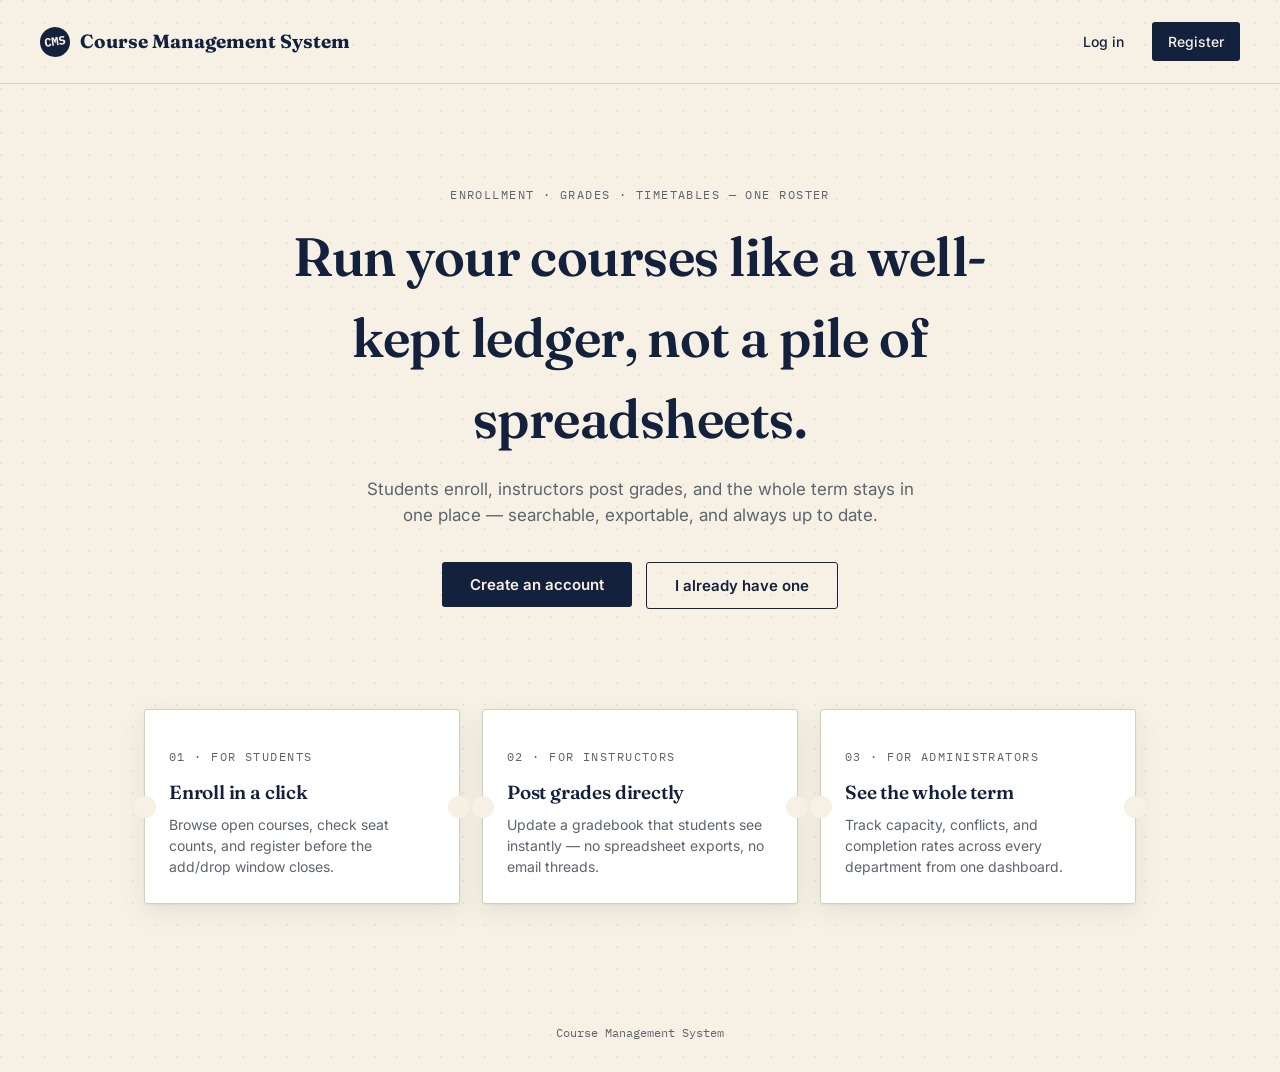
<file: index.html>
<!DOCTYPE html>
<html lang="en">
<head>
<meta charset="UTF-8">
<meta name="viewport" content="width=device-width, initial-scale=1.0">
<title>Course Management System</title>
<link rel="stylesheet" href="style.css">
</head>
<body>

<header class="topbar">
  <a href="index.html" class="brand"><span class="mark">CMS</span> Course Management System</a>
  <nav>
    <a href="login.html">Log in</a>
    <a href="register.html" class="solid-btn">Register</a>
  </nav>
</header>

<main>
  <section style="max-width: 1040px; margin: 0 auto; padding: 90px 24px 60px; text-align:center;">
    <p class="eyebrow">Enrollment · Grades · Timetables — one roster</p>
    <h1 style="font-size: clamp(32px, 5vw, 54px); max-width: 760px; margin: 10px auto 18px;">
      Run your courses like a well-kept ledger, not a pile of spreadsheets.
    </h1>
    <p style="color: var(--slate); font-size: 17px; max-width: 560px; margin: 0 auto 34px;">
      Students enroll, instructors post grades, and the whole term stays in one
      place — searchable, exportable, and always up to date.
    </p>
    <div style="display:flex; gap:14px; justify-content:center; flex-wrap:wrap;">
      <a href="register.html" style="text-decoration:none;">
        <button class="primary" style="width:auto; padding:13px 28px;">Create an account</button>
      </a>
      <a href="login.html" style="text-decoration:none;">
        <button class="primary" style="width:auto; padding:13px 28px; background:transparent; color:var(--ink); border:1px solid var(--ink);">
          I already have one
        </button>
      </a>
    </div>
  </section>

  <section style="max-width: 1040px; margin: 40px auto 0; padding: 0 24px 90px;">
    <div style="display:grid; grid-template-columns: repeat(auto-fit, minmax(240px,1fr)); gap: 22px;">

      <div class="ticket-card" style="padding: 26px 24px;">
        <p class="eyebrow">01 · For students</p>
        <h3 style="font-size:19px;">Enroll in a click</h3>
        <p style="color:var(--slate); font-size:14px; margin:0;">
          Browse open courses, check seat counts, and register before the
          add/drop window closes.
        </p>
      </div>

      <div class="ticket-card" style="padding: 26px 24px;">
        <p class="eyebrow">02 · For instructors</p>
        <h3 style="font-size:19px;">Post grades directly</h3>
        <p style="color:var(--slate); font-size:14px; margin:0;">
          Update a gradebook that students see instantly — no spreadsheet
          exports, no email threads.
        </p>
      </div>

      <div class="ticket-card" style="padding: 26px 24px;">
        <p class="eyebrow">03 · For administrators</p>
        <h3 style="font-size:19px;">See the whole term</h3>
        <p style="color:var(--slate); font-size:14px; margin:0;">
          Track capacity, conflicts, and completion rates across every
          department from one dashboard.
        </p>
      </div>

    </div>
  </section>
</main>

<footer class="site">Course Management System</footer>

</body>
</html>
</file>
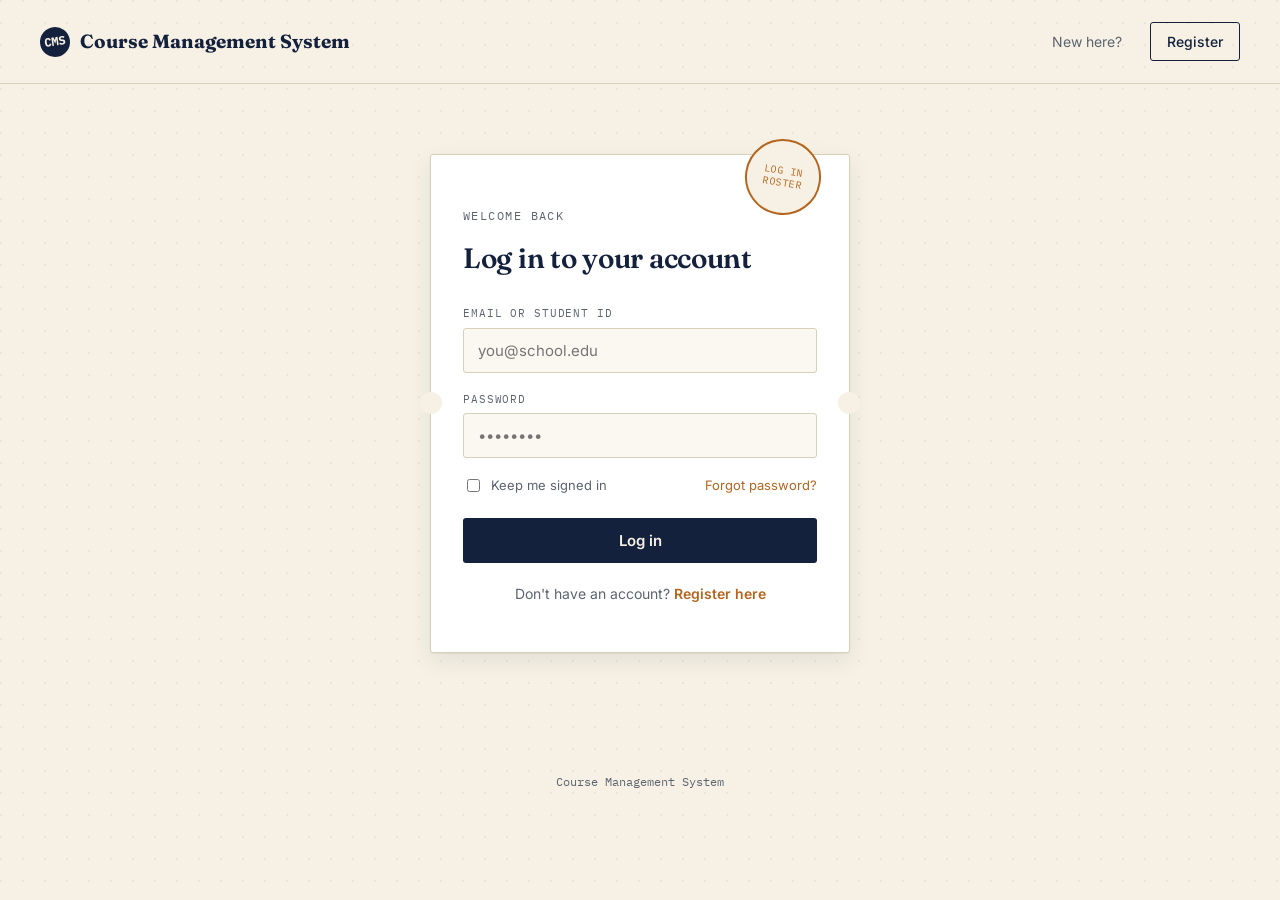
<file: login.html>
<!DOCTYPE html>
<html lang="en">
<head>
<meta charset="UTF-8">
<meta name="viewport" content="width=device-width, initial-scale=1.0">
<title>Log in — Course Management System</title>
<link rel="stylesheet" href="style.css">
</head>
<body>

<header class="topbar">
  <a href="index.html" class="brand"><span class="mark">CMS</span> Course Management System</a>
  <nav>
    <span style="font-size:14px; color:var(--slate);">New here?</span>
    <a href="register.html" class="ghost-btn">Register</a>
  </nav>
</header>

<main style="display:flex; justify-content:center; padding: 70px 20px 90px;">
  <div style="width:100%; max-width: 420px; position:relative;">

    <div class="ticket-card" style="padding: 40px 32px 34px;">
      <div class="stamp">Log&nbsp;In<br>Roster</div>

      <p class="eyebrow">Welcome back</p>
      <h1 style="font-size: 28px; margin-bottom: 26px;">Log in to your account</h1>

      <form id="loginForm" novalidate>
        <div class="field" id="emailField">
          <label for="email">Email or student ID</label>
          <input type="text" id="email" name="email" placeholder="you@school.edu" autocomplete="username">
          <p class="hint">Enter your email or student ID.</p>
        </div>

        <div class="field" id="passwordField">
          <label for="password">Password</label>
          <input type="password" id="password" name="password" placeholder="••••••••" autocomplete="current-password">
          <p class="hint">Enter your password.</p>
        </div>

        <div class="checkbox-row">
          <label><input type="checkbox" id="remember" name="remember"> Keep me signed in</label>
          <a href="#" style="color:var(--rust); text-decoration:none;">Forgot password?</a>
        </div>

        <button type="submit" class="primary">Log in</button>
      </form>

      <p class="switch-line">
        Don't have an account? <a href="register.html">Register here</a>
      </p>
    </div>
  </div>
</main>

<footer class="site">Course Management System</footer>

<script>
  document.getElementById('loginForm').addEventListener('submit', function(e){
    e.preventDefault();
    let valid = true;

    const email = document.getElementById('email');
    const emailField = document.getElementById('emailField');
    if(!email.value.trim()){
      emailField.classList.add('invalid');
      valid = false;
    } else {
      emailField.classList.remove('invalid');
    }

    const password = document.getElementById('password');
    const passwordField = document.getElementById('passwordField');
    if(!password.value){
      passwordField.classList.add('invalid');
      valid = false;
    } else {
      passwordField.classList.remove('invalid');
    }

    if(valid){
      // Hook this up to your authentication endpoint.
      alert('Login form is valid — connect this to your backend to authenticate.');
    }
  });
</script>

</body>
</html>
</file>
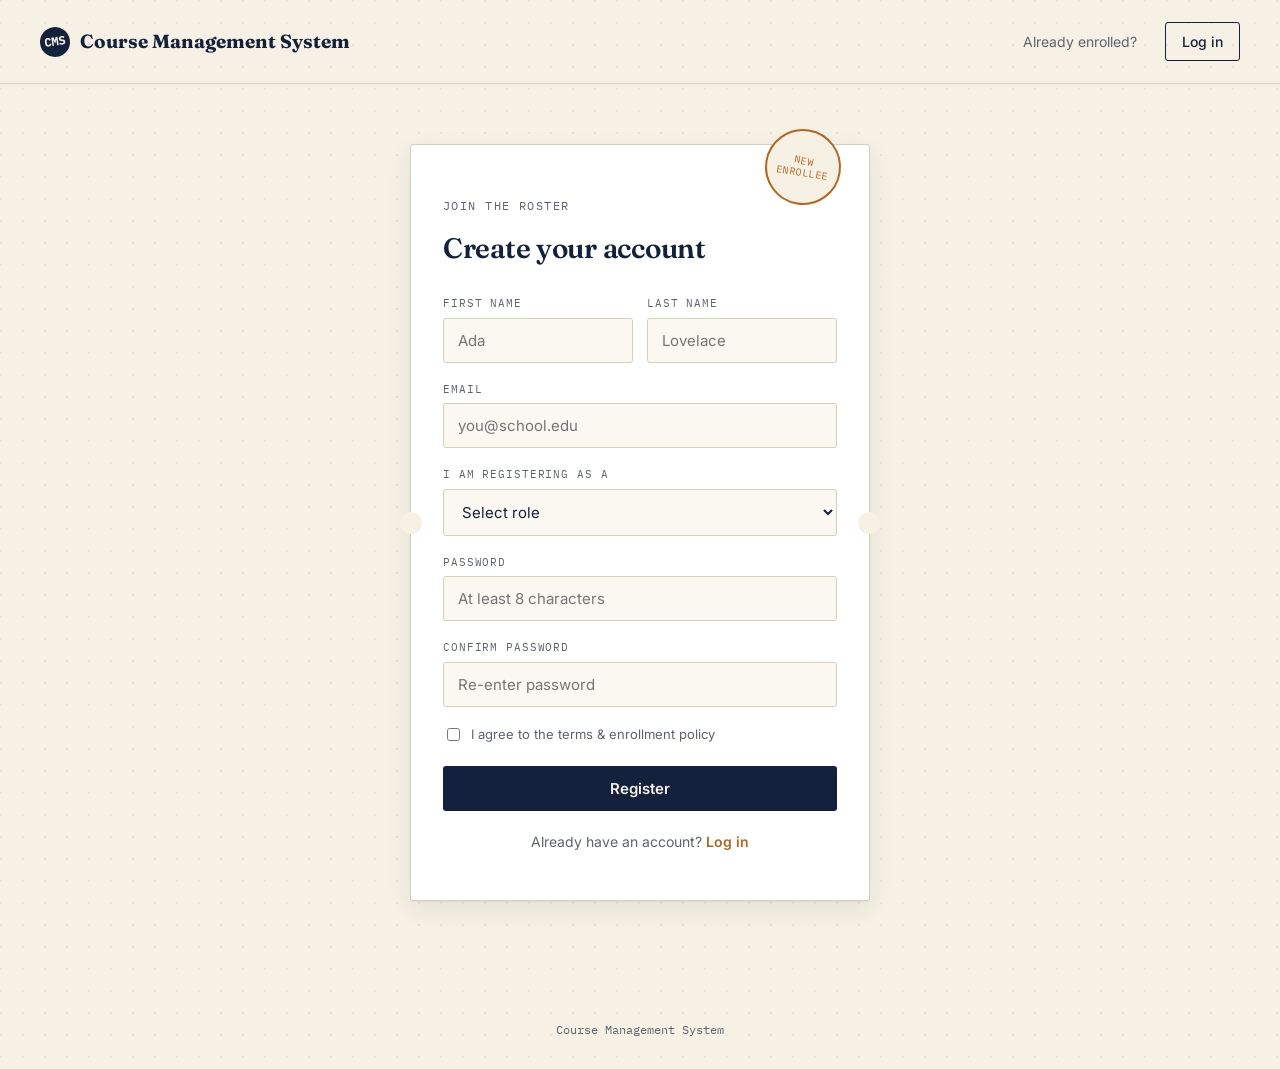
<file: register.html>
<!DOCTYPE html>
<html lang="en">
<head>
<meta charset="UTF-8">
<meta name="viewport" content="width=device-width, initial-scale=1.0">
<title>Register — Course Management System</title>
<link rel="stylesheet" href="style.css">
</head>
<body>

<header class="topbar">
  <a href="index.html" class="brand"><span class="mark">CMS</span> Course Management System</a>
  <nav>
    <span style="font-size:14px; color:var(--slate);">Already enrolled?</span>
    <a href="login.html" class="ghost-btn">Log in</a>
  </nav>
</header>

<main style="display:flex; justify-content:center; padding: 60px 20px 90px;">
  <div style="width:100%; max-width: 460px; position:relative;">

    <div class="ticket-card" style="padding: 40px 32px 34px;">
      <div class="stamp">New<br>Enrollee</div>

      <p class="eyebrow">Join the roster</p>
      <h1 style="font-size: 28px; margin-bottom: 26px;">Create your account</h1>

      <form id="registerForm" novalidate>

        <div style="display:grid; grid-template-columns: 1fr 1fr; gap: 14px;">
          <div class="field" id="firstNameField">
            <label for="firstName">First name</label>
            <input type="text" id="firstName" name="firstName" placeholder="Ada" autocomplete="given-name">
            <p class="hint">Required.</p>
          </div>
          <div class="field" id="lastNameField">
            <label for="lastName">Last name</label>
            <input type="text" id="lastName" name="lastName" placeholder="Lovelace" autocomplete="family-name">
            <p class="hint">Required.</p>
          </div>
        </div>

        <div class="field" id="emailField">
          <label for="email">Email</label>
          <input type="email" id="email" name="email" placeholder="you@school.edu" autocomplete="email">
          <p class="hint">Enter a valid email address.</p>
        </div>

        <div class="field" id="roleField">
          <label for="role">I am registering as a</label>
          <select id="role" name="role">
            <option value="">Select role</option>
            <option value="student">Student</option>
            <option value="instructor">Instructor</option>
          </select>
          <p class="hint">Please select a role.</p>
        </div>

        <div class="field" id="passwordField">
          <label for="password">Password</label>
          <input type="password" id="password" name="password" placeholder="At least 8 characters" autocomplete="new-password">
          <p class="hint">Password must be at least 8 characters.</p>
        </div>

        <div class="field" id="confirmField">
          <label for="confirm">Confirm password</label>
          <input type="password" id="confirm" name="confirm" placeholder="Re-enter password" autocomplete="new-password">
          <p class="hint">Passwords do not match.</p>
        </div>

        <div class="checkbox-row">
          <label><input type="checkbox" id="terms" name="terms"> I agree to the terms &amp; enrollment policy</label>
        </div>

        <button type="submit" class="primary">Register</button>
      </form>

      <p class="switch-line">
        Already have an account? <a href="login.html">Log in</a>
      </p>
    </div>
  </div>
</main>

<footer class="site">Course Management System</footer>

<script>
  document.getElementById('registerForm').addEventListener('submit', function(e){
    e.preventDefault();
    let valid = true;

    function requireFilled(inputId, fieldId){
      const input = document.getElementById(inputId);
      const field = document.getElementById(fieldId);
      if(!input.value.trim()){
        field.classList.add('invalid');
        valid = false;
      } else {
        field.classList.remove('invalid');
      }
    }

    requireFilled('firstName', 'firstNameField');
    requireFilled('lastName', 'lastNameField');
    requireFilled('role', 'roleField');

    const email = document.getElementById('email');
    const emailField = document.getElementById('emailField');
    const emailOk = /^[^\s@]+@[^\s@]+\.[^\s@]+$/.test(email.value.trim());
    if(!emailOk){
      emailField.classList.add('invalid');
      valid = false;
    } else {
      emailField.classList.remove('invalid');
    }

    const password = document.getElementById('password');
    const passwordField = document.getElementById('passwordField');
    if(password.value.length < 8){
      passwordField.classList.add('invalid');
      valid = false;
    } else {
      passwordField.classList.remove('invalid');
    }

    const confirm = document.getElementById('confirm');
    const confirmField = document.getElementById('confirmField');
    if(confirm.value !== password.value || !confirm.value){
      confirmField.classList.add('invalid');
      valid = false;
    } else {
      confirmField.classList.remove('invalid');
    }

    if(valid){
      // Hook this up to your registration endpoint.
      alert('Registration form is valid — connect this to your backend to create the account.');
    }
  });
</script>

</body>
</html>
</file>
<file: style.css>
/* ==========================================================================
   Course Management System — shared styles
   Palette:  ink #14213D · parchment #F6F1E4 · amber #E8A33D · rust #B5651D
   Type:     Fraunces (display) · Inter (body) · IBM Plex Mono (utility)
   ========================================================================== */

@import url('https://fonts.googleapis.com/css2?family=Fraunces:opsz,wght@9..144,400;9..144,600;9..144,700&family=Inter:wght@400;500;600&family=IBM+Plex+Mono:wght@500&display=swap');

:root{
  --ink:      #14213D;
  --ink-70:   #14213Db3;
  --parchment:#F6F1E4;
  --card:     #FFFFFF;
  --amber:    #E8A33D;
  --rust:     #B5651D;
  --slate:    #5C6470;
  --line:     #D8CFB8;
  --error:    #B3261E;

  --radius: 3px;
  --shadow: 0 1px 2px rgba(20,33,61,0.06), 0 8px 24px rgba(20,33,61,0.08);
}

*{ box-sizing: border-box; }

html{ -webkit-text-size-adjust: 100%; }

body{
  margin: 0;
  min-height: 100vh;
  background: var(--parchment);
  background-image:
    radial-gradient(circle at 1px 1px, rgba(20,33,61,0.06) 1px, transparent 0);
  background-size: 22px 22px;
  color: var(--ink);
  font-family: 'Inter', system-ui, sans-serif;
  line-height: 1.5;
}

h1, h2, h3{
  font-family: 'Fraunces', Georgia, serif;
  font-weight: 600;
  letter-spacing: -0.01em;
  margin: 0 0 .4em;
}

a{ color: var(--rust); }

.eyebrow{
  font-family: 'IBM Plex Mono', monospace;
  font-size: 12px;
  letter-spacing: .12em;
  text-transform: uppercase;
  color: var(--slate);
}

/* ---------- top bar ---------- */
.topbar{
  display: flex;
  align-items: center;
  justify-content: space-between;
  padding: 22px 40px;
  border-bottom: 1px solid var(--line);
}
.brand{
  display: flex;
  align-items: center;
  gap: 10px;
  font-family: 'Fraunces', serif;
  font-weight: 700;
  font-size: 19px;
  color: var(--ink);
  text-decoration: none;
}
.brand .mark{
  width: 30px; height: 30px;
  border-radius: 50%;
  background: var(--ink);
  color: var(--parchment);
  display: flex; align-items: center; justify-content: center;
  font-family: 'IBM Plex Mono', monospace;
  font-size: 12px;
  transform: rotate(-8deg);
}
.topbar nav{ display: flex; gap: 28px; align-items: center; }
.topbar nav a{
  color: var(--ink);
  text-decoration: none;
  font-size: 14px;
  font-weight: 500;
}
.topbar nav a.ghost-btn{
  border: 1px solid var(--ink);
  padding: 8px 16px;
  border-radius: var(--radius);
  color: var(--ink);
}
.topbar nav a.solid-btn{
  background: var(--ink);
  color: var(--parchment);
  padding: 9px 16px;
  border-radius: var(--radius);
}

/* ---------- ticket / card motif ---------- */
.ticket-card{
  position: relative;
  background: var(--card);
  border: 1px solid var(--line);
  border-radius: var(--radius);
  box-shadow: var(--shadow);
}
.ticket-card::before,
.ticket-card::after{
  content: "";
  position: absolute;
  width: 22px; height: 22px;
  background: var(--parchment);
  border-radius: 50%;
  top: 50%;
  transform: translateY(-50%);
}
.ticket-card::before{ left: -11px; }
.ticket-card::after{ right: -11px; }

.stamp{
  position: absolute;
  top: -16px;
  right: 28px;
  width: 76px; height: 76px;
  border-radius: 50%;
  border: 2px solid var(--rust);
  color: var(--rust);
  display: flex; align-items: center; justify-content: center;
  text-align: center;
  font-family: 'IBM Plex Mono', monospace;
  font-size: 10px;
  letter-spacing: .06em;
  text-transform: uppercase;
  transform: rotate(9deg);
  background: var(--parchment);
  line-height: 1.25;
}

/* ---------- form elements ---------- */
.field{ margin-bottom: 18px; }
.field label{
  display: block;
  font-family: 'IBM Plex Mono', monospace;
  font-size: 11px;
  letter-spacing: .08em;
  text-transform: uppercase;
  color: var(--slate);
  margin-bottom: 6px;
}
.field input,
.field select{
  width: 100%;
  padding: 12px 14px;
  border: 1px solid var(--line);
  border-radius: var(--radius);
  background: #FBF8F1;
  font-family: 'Inter', sans-serif;
  font-size: 15px;
  color: var(--ink);
  outline: none;
  transition: border-color .15s ease, background .15s ease;
}
.field input:focus,
.field select:focus{
  border-color: var(--rust);
  background: #fff;
}
.field .hint{
  font-size: 12px;
  color: var(--error);
  margin-top: 6px;
  display: none;
}
.field.invalid input{ border-color: var(--error); }
.field.invalid .hint{ display: block; }

.checkbox-row{
  display: flex;
  align-items: center;
  justify-content: space-between;
  font-size: 13px;
  color: var(--slate);
  margin-bottom: 22px;
}
.checkbox-row label{ display: flex; align-items: center; gap: 8px; cursor: pointer; }

button.primary{
  width: 100%;
  padding: 13px 18px;
  background: var(--ink);
  color: var(--parchment);
  border: none;
  border-radius: var(--radius);
  font-family: 'Inter', sans-serif;
  font-weight: 600;
  font-size: 15px;
  cursor: pointer;
  transition: background .15s ease, transform .1s ease;
}
button.primary:hover{ background: var(--rust); }
button.primary:active{ transform: translateY(1px); }

.divider{
  display: flex; align-items: center; gap: 12px;
  margin: 22px 0;
  color: var(--slate);
  font-family: 'IBM Plex Mono', monospace;
  font-size: 11px;
  text-transform: uppercase;
  letter-spacing: .08em;
}
.divider::before, .divider::after{
  content: ""; flex: 1; height: 1px; background: var(--line);
}

.switch-line{
  text-align: center;
  font-size: 14px;
  color: var(--slate);
  margin-top: 20px;
}
.switch-line a{ font-weight: 600; text-decoration: none; }

.perforation{
  border-top: 1px dashed var(--line);
  margin: 26px 0 22px;
}

footer.site{
  text-align: center;
  padding: 30px;
  font-size: 12px;
  color: var(--slate);
  font-family: 'IBM Plex Mono', monospace;
}

.visually-hidden{
  position:absolute; width:1px; height:1px; overflow:hidden;
  clip:rect(0 0 0 0); white-space:nowrap;
}

@media (prefers-reduced-motion: reduce){
  *{ transition: none !important; animation: none !important; }
}

@media (max-width: 640px){
  .topbar{ padding: 16px 20px; }
  .topbar nav{ gap: 14px; }
}
</file>
